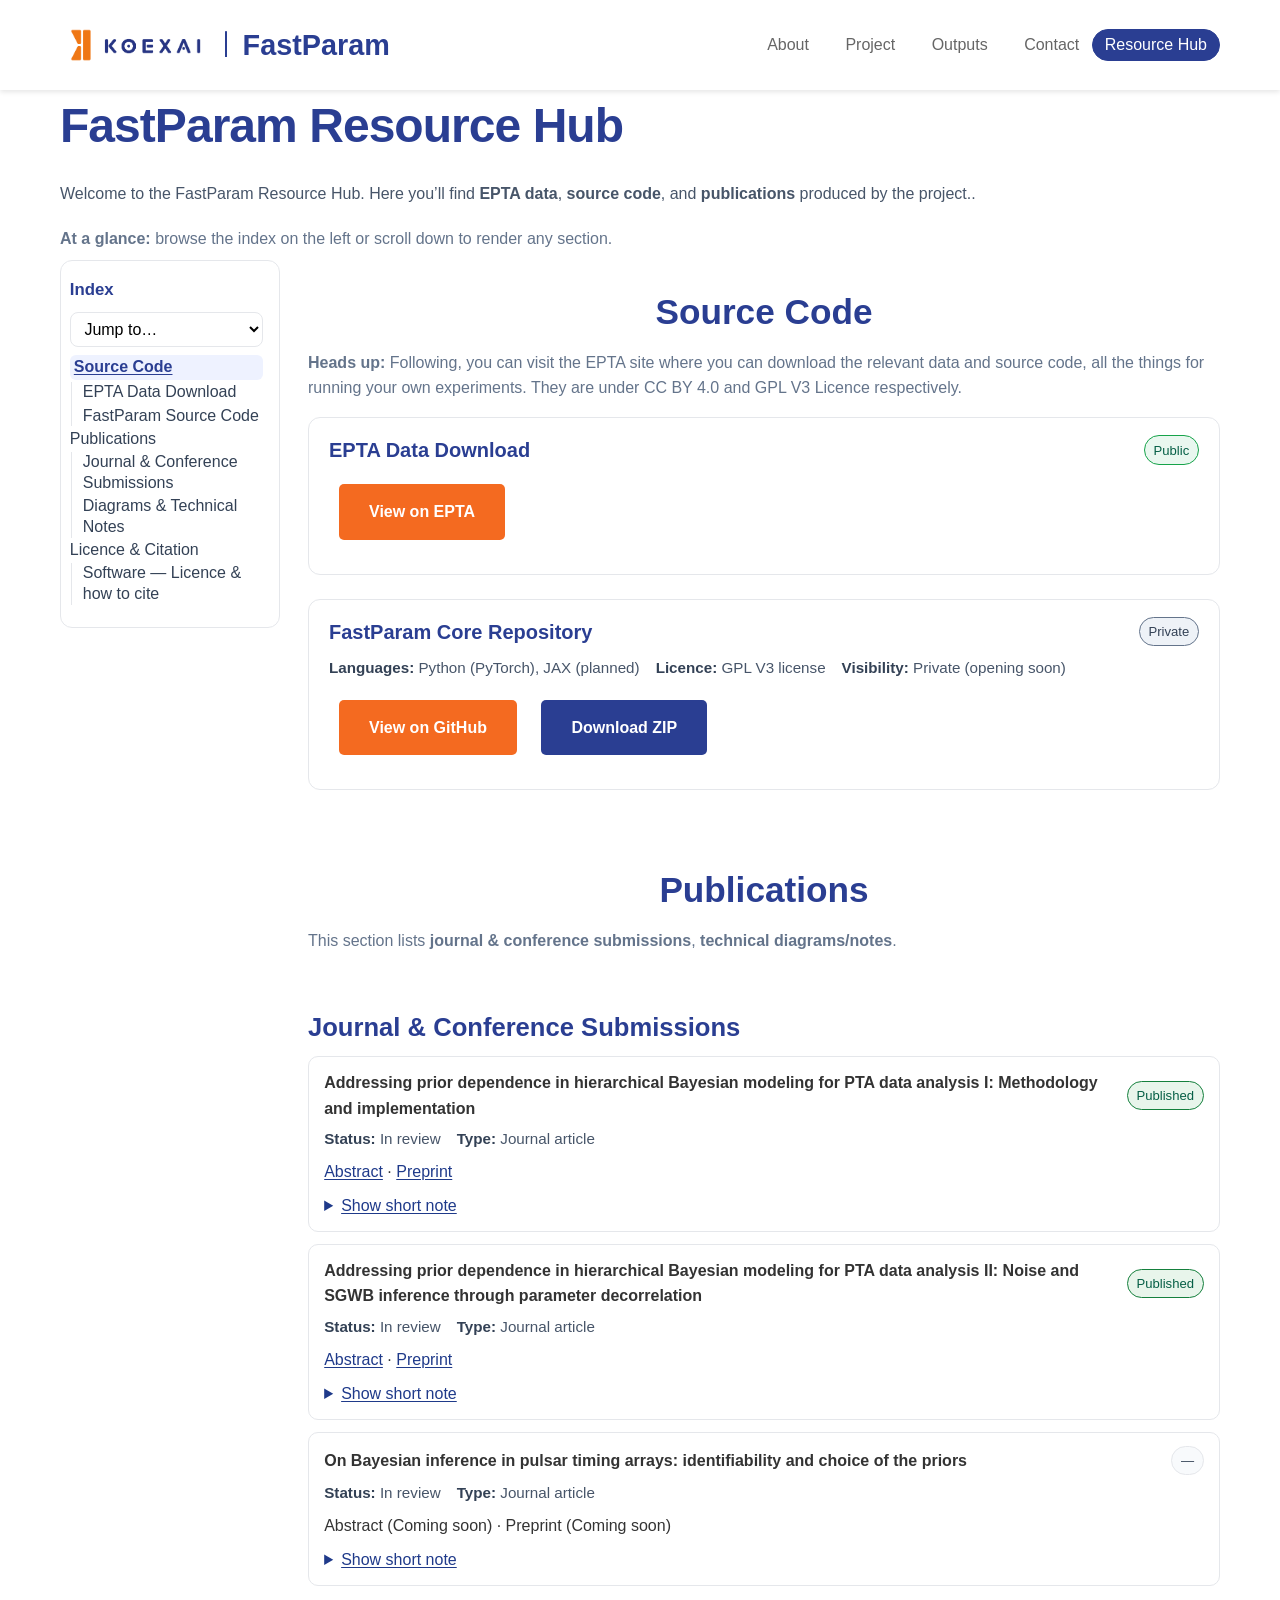
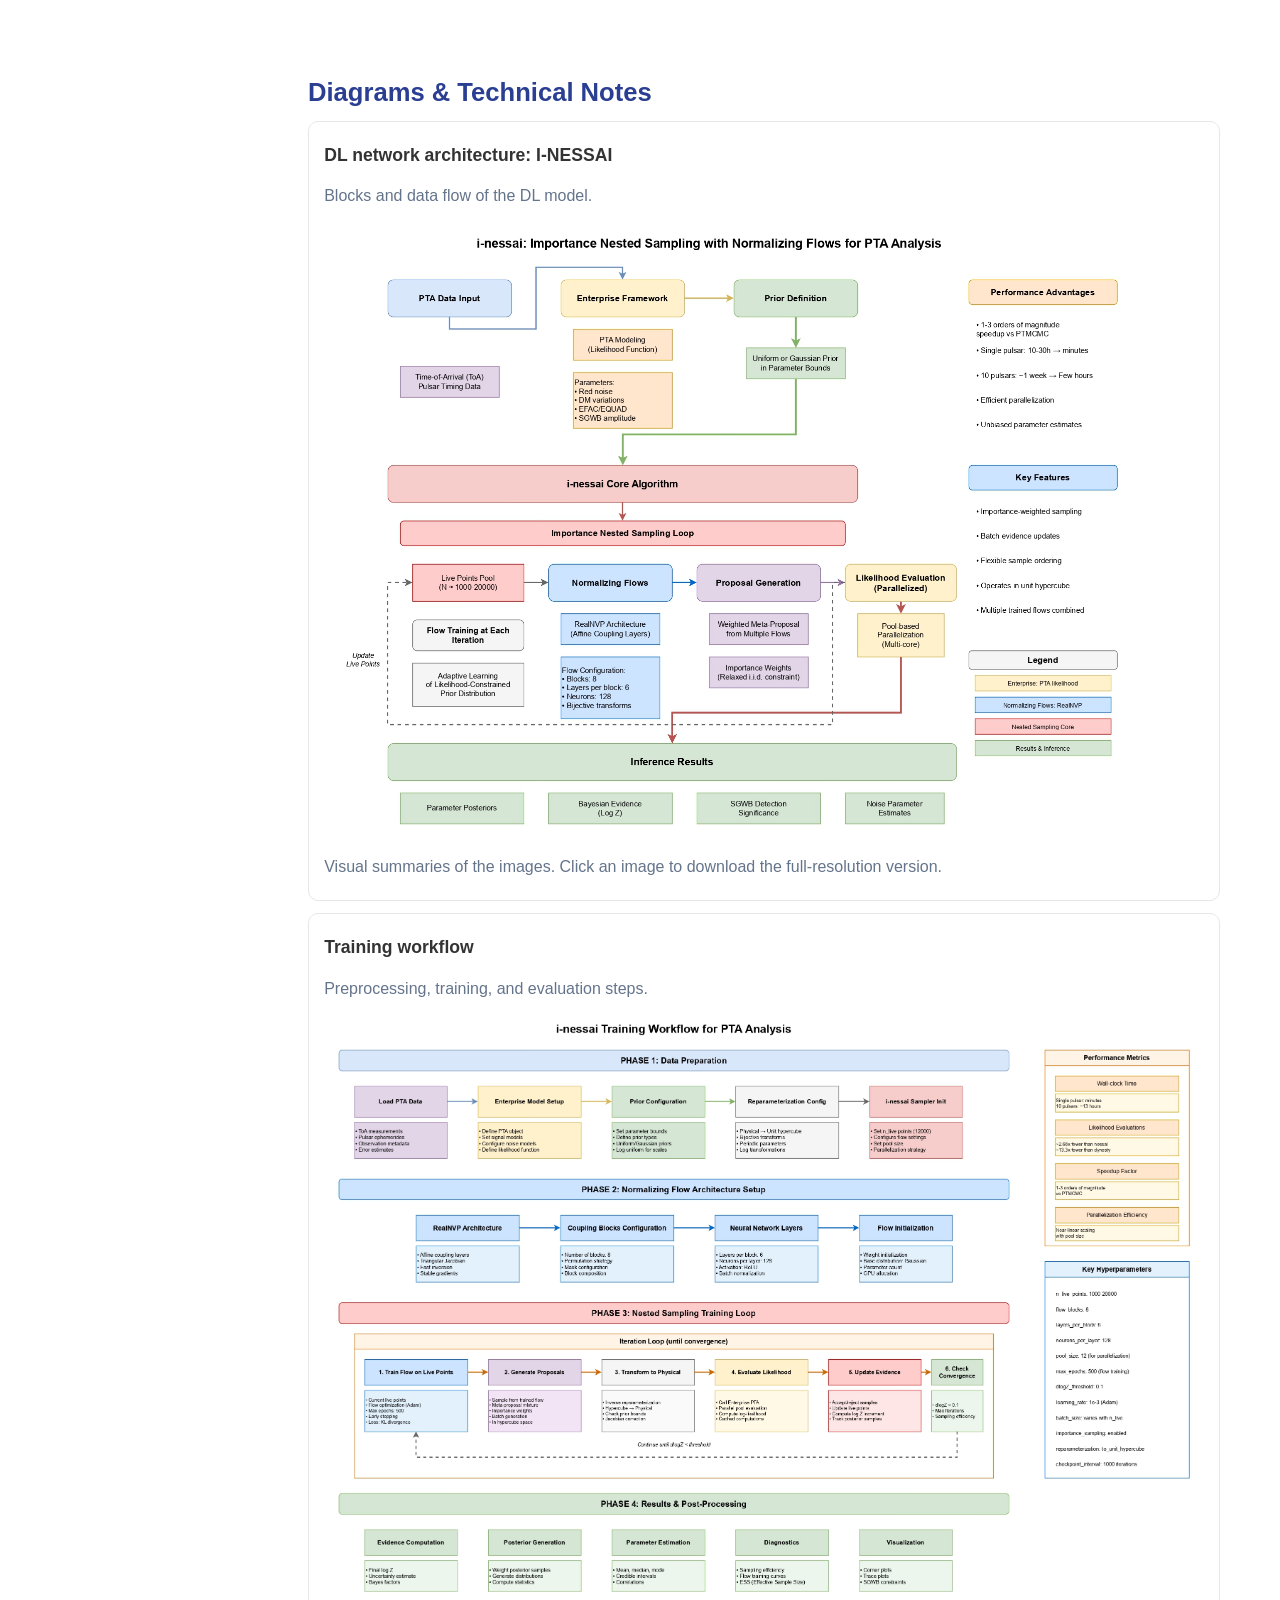
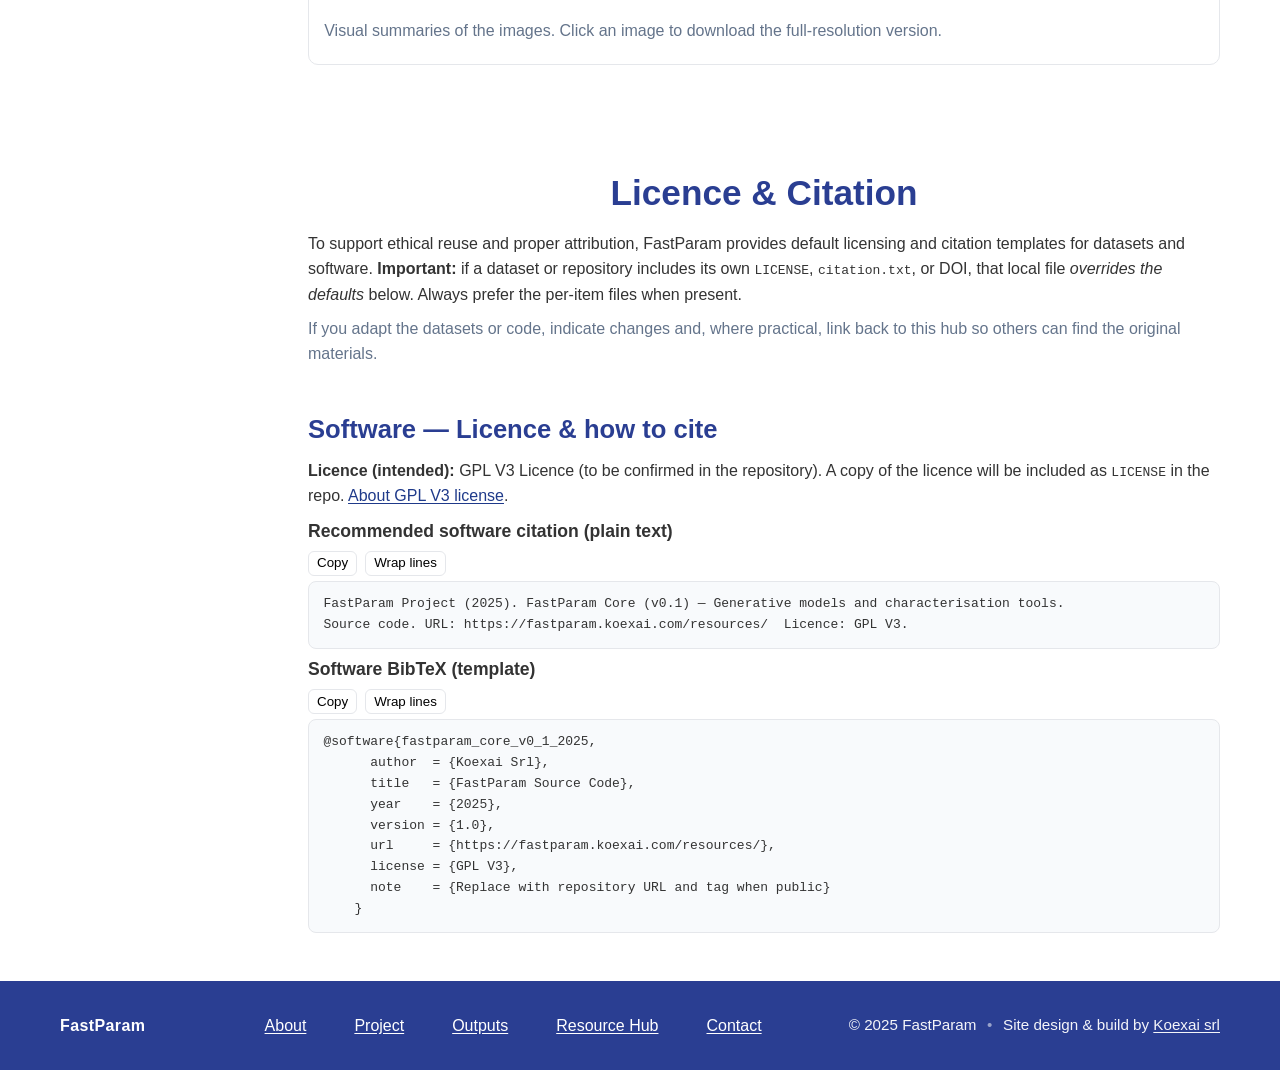
<file: resources/index.html>
<!DOCTYPE html>
<html lang="en">
<head>
  <meta charset="utf-8" />
  <meta name="viewport" content="width=device-width, initial-scale=1" />
  <title>FastParam Resource Hub</title>
  <meta name="description" content="FastParam Resource Hub: EPTA, source code, publications, and citation/licensing." />
  <link rel="stylesheet" href="../assets/css/main.css">
</head>
<body class="with-fixed-header resources-page">
    <a class="skip-link" href="#datasets">Skip to content</a>
    <header>
      <div class="container">
        <div class="header-content">
          <div class="logo" style="display: flex; align-items: center; gap: 0.5em;">
                  <img src="../assets/img/logos/koexai logo.png" alt="Koexai Logo" style="height: 2.0em;">
                  <img src="../assets/img/logos/verticle_line.png" alt="Verticle Line" style="height: 1.0em;">
                  FastParam
          </div>
          <nav aria-label="Primary">
            <a href="/#about">About</a>
            <a href="/#project">Project</a>
            <a href="/#outputs">Outputs</a>
            <a href="/#contact">Contact</a>
              <a href="/resources/" class="nav-cta" aria-current="page">Resource Hub</a>
          </nav>
        </div>
      </div>
    </header>


  <main class="container resources-page">
    <h1>FastParam Resource Hub</h1>
    <p class="lede">
      Welcome to the FastParam Resource Hub. Here you’ll find <strong>EPTA data</strong>,
      <strong>source code</strong>, and <strong>publications</strong> produced by the project..
    </p>
    <p class="muted">
      <strong>At a glance:</strong> browse the index on the left or scroll down to render any section.
    </p>


    <!-- Index / Table of Contents -->
   <!-- Index / Table of Contents -->
    <div class="page-grid">
    <nav id="toc" class="toc-panel" aria-labelledby="toc-heading" aria-label="On this page">
      <h2 id="toc-heading">Index</h2>
      <ul>
        <li><a href="#code">Source Code</a>
          <ul>
            <li><a href="#code-epta-heading">EPTA Data Download</a></li>
            <li><a href="#code-core-heading">FastParam Source Code</a></li>
          </ul>
        </li>
        <li><a href="#publications">Publications</a>
          <ul>
            <li><a href="#pub-articles">Journal &amp; Conference Submissions</a></li>
            <li><a href="#pub-diagrams">Diagrams &amp; Technical Notes</a></li>
          </ul>
        </li>
        <li><a href="#licence-citation">Licence &amp; Citation</a>
          <ul>
            <li><a href="#licence-software">Software — Licence &amp; how to cite</a></li>
          </ul>
        </li>
      </ul>
    </nav>
    <div class="page-content">

    <!-- Source Code -->
    <section id="code" aria-labelledby="code-heading">
      <h2 id="code-heading">Source Code</h2>
        <p class="fair-note">
          <strong>Heads up:</strong> Following, you can visit the EPTA site where you can download the relevant data and source code, all the things for running your own experiments. They are under CC BY 4.0 and GPL V3 Licence respectively.
        </p>
        
      <!-- EPTA Data Download Article -->
      <article class="repo" data-status="public" aria-labelledby="code-epta-heading">
        <div class="repo-head">
          <h3 id="code-epta-heading" class="repo-title">EPTA Data Download</h3>
          <span class="repo-state" aria-live="polite"></span>
        </div>
        <p class="repo-actions">
          <a class="btn" href="https://www.epta.eu.org/epta-dr2.html" target="_blank" rel="noopener">View on EPTA</a>
        </p>
      </article>
      
      <!-- FastParam Core Repository Article -->
      <article class="repo" data-status="private" aria-labelledby="code-core-heading">
      <!-- Allowed values for data-status: private, public, wip, frozen, archived -->
        <div class="repo-head">
          <h3 id="code-core-heading" class="repo-title">FastParam Core Repository</h3>
          <span class="repo-state" aria-live="polite"></span>
        </div>
        <ul class="repo-meta">
          <li><span class="label">Languages:</span> Python (PyTorch), JAX (planned)</li>
          <li><span class="label">Licence:</span> GPL V3 license</li>
          <li><span class="label">Visibility:</span> Private (opening soon)</li>
        </ul>
        
        <!-- Repository Actions -->
        <p class="repo-actions">
          <a class="btn" href="https://github.com/koexai/FastParam.git" target="_blank" rel="noopener">View on GitHub</a>
          <a class="btn btn-secondary" href="https://github.com/koexai/FastParam/archive/refs/heads/main.zip">Download ZIP</a>
        </p>
      </article>
    </section>

    <!-- Publications -->
    <section id="publications" aria-labelledby="publications-heading">
      <h2 id="publications-heading">Publications</h2>
      <p class="muted">
        This section lists
        <strong>journal &amp; conference submissions</strong>, <strong>technical diagrams/notes</strong>.
      </p>

      <!--
      <nav class="pub-filter" aria-label="Filter publications">
        <button type="button" data-filter="all" aria-pressed="true">All</button>
        <button type="button" data-filter="articles">Articles</button>
        <button type="button" data-filter="diagrams">Diagrams</button>
      </nav>
      -->

      <!-- Articles -->
     <section id="pub-articles" aria-labelledby="pub-articles-heading" class="pub-group" data-group="articles">
  <h3 id="pub-articles-heading">Journal &amp; Conference Submissions</h3>
  <ul class="pub-list">
    <li class="pub-item" data-kind="articles" data-status="published">
      <div class="pub-head">
        <span class="pub-title"><strong>Addressing prior dependence in hierarchical Bayesian modeling for PTA data analysis I: Methodology and implementation</strong></span>
        <span class="pub-state" aria-label="Status: in review"></span>
      </div>
      <ul class="pub-meta">
        <li><span class="label">Status:</span> In review</li>
        <li><span class="label">Type:</span> Journal article</li>
      </ul>
      <p class="pub-links">
        <a href="/resources/publications/articles/paper1_abstract.md" target="_blank" rel="noopener">Abstract</a>
        <span aria-hidden="true">·</span>
        <a href="https://doi.org/10.48550/arXiv.2511.03667" aria-disabled="true" target="_blank" rel="noopener">Preprint</a>
      </p>
      <details class="pub-more">
        <summary>Show short note</summary>
        <div class="pub-note">
          Scope: NF-based hierarchical Bayesian inference for PTA analysis; improved statistical robustness &amp; computational efficiency.
        </div>
      </details>
    </li>
    <li class="pub-item" data-kind="articles" data-status="published">
      <div class="pub-head">
        <span class="pub-title"><strong>Addressing prior dependence in hierarchical Bayesian modeling for PTA data analysis II: Noise and SGWB inference through parameter decorrelation</strong></span>
        <span class="pub-state" aria-label="Status: In review"></span>
      </div>
      <ul class="pub-meta">
        <li><span class="label">Status:</span> In review</li>
        <li><span class="label">Type:</span> Journal article</li>
      </ul>
      <p class="pub-links">
        <a href="/resources/publications/articles/paper2_abstract.md" target="_blank" rel="noopener">Abstract</a>
        <span aria-hidden="true">·</span>
        <a href="https://doi.org/10.48550/arXiv.2511.01959" aria-disabled="true" target="_blank" rel="noopener">Preprint</a>
      </p>
      <details class="pub-more">
        <summary>Show short note</summary>
        <div class="pub-note">
          Scope: Application to pulsar noise modeling and SGWB detection using decorrelated hierarchical parameters.
        </div>
      </details>
      <li class="pub-item" data-kind="articles" data-status="Under review">
      <div class="pub-head">
        <span class="pub-title"><strong>On Bayesian inference in pulsar timing arrays: identifiability and choice of the priors</strong></span>
        <span class="pub-state" aria-label="Status: In review"></span>
      </div>
      <ul class="pub-meta">
        <li><span class="label">Status:</span> In review</li>
        <li><span class="label">Type:</span> Journal article</li>
      </ul>
      <p class="pub-links">
        <p> Abstract (Coming soon) · Preprint (Coming soon)</p>
      </p>
      <details class="pub-more">
        <summary>Show short note</summary>
        <div class="pub-note">
          Bayesian inference in pulsar timing arrays - choice of the priors
        </div>
      </details>
    </li>
  </ul>
</section>

      <!-- Diagrams & Technical Notes -->
 
<section id="pub-diagrams" aria-labelledby="pub-diagrams-heading" class="pub-group" data-group="diagrams">
  <h3 id="pub-diagrams-heading">Diagrams &amp; Technical Notes</h3>
  <ul class="pub-list">
    
    <li class="pub-item" data-kind="diagrams" data-status="published">
      <div class="pub-head" style="margin-bottom: 10px;">
          <h4 id="A1-heading">DL network architecture: I-NESSAI</h4>
          
      </div>
      <p class="muted" style="margin-top: 5px;">Blocks and data flow of the DL model.</p>
    
      <figure class="image-item" style="margin: 0;">
        <a href="../resources/diagrams/i-nessai_v1.jpg" target="_blank" download title="Clicca per ingrandire e scaricare l'immagine">
          <img
            src="../resources/diagrams/i-nessai_v1.jpg"
            alt="DL network architecture: I-NESSAI"
            loading="lazy"
            style="max-width: 100%; height: auto; cursor: pointer;">
        </a>
        
        <figcaption>
            <p class="muted">
                Visual summaries of the images. Click an image to download the full-resolution version.
              </p>
        </figcaption>
      </figure>
    </li>

    <li class="pub-item" data-kind="diagrams" data-status="published">
      <div class="pub-head" style="margin-bottom: 10px;">
         <h4 id="A1-heading">Training workflow</h4>
      </div>
      <p class="muted" style="margin-top: 5px;">Preprocessing, training, and evaluation steps.</p>
     
      <figure class="image-item" style="margin: 0;">
        <a href="../resources/diagrams/training_workflow_v1.jpg" target="_blank" download title="Clicca per ingrandire e scaricare l'immagine">
          <img
            src="../resources/diagrams/training_workflow_v1.jpg"
            alt="Training workflow"
            loading="lazy"
            style="max-width: 100%; height: auto; cursor: pointer;">
        </a>
        
        <figcaption>
           <p class="muted">
                Visual summaries of the images. Click an image to download the full-resolution version.
      </p>
        </figcaption>
      </figure>
    </li>

  </ul>
</section>



          <!--
          <li class="pub-item" data-kind="diagrams" data-status="published">
            <div class="pub-head">
              <span class="pub-title"><a href="/resources/diagrams/generation_pipeline_note.md">Generative pipeline — short note</a></span>
              <span class="pub-state" aria-label="Status: work in progress"></span>
            </div>
            <ul class="pub-meta">
              <li><span class="label">Format:</span> Markdown note</li>
              <li><span class="label">Status:</span> Work in progress</li>
            </ul>
          </li>
        </ul>
          -->
      </section>

      <!--
      <section id="pub-findings" aria-labelledby="pub-findings-heading" class="pub-group" data-group="findings">
        <h3 id="pub-findings-heading">Findings</h3>
        <ul class="pub-list">
          <li class="pub-item" data-kind="findings" data-status="published">
            <div class="pub-head">
              <span class="pub-title"><a href="/resources/findings/orphan_afterglow_candidates_v1.md">Orphan afterglow candidates — note v1</a></span>
              <span class="pub-state" aria-label="Status: published"></span>
            </div>
            <ul class="pub-meta">
              <li><span class="label">Theme:</span> GRB afterglows</li>
              <li><span class="label">Version:</span> v1</li>
            </ul>
            <p class="muted">Brief description and selection criteria.</p>
          </li>

          <li class="pub-item" data-kind="findings" data-status="published">
            <div class="pub-head">
              <span class="pub-title"><a href="/resources/findings/benchmark_snapshot_v1.md">Benchmark snapshot — early metrics</a></span>
              <span class="pub-state" aria-label="Status: work in progress"></span>
            </div>
            <ul class="pub-meta">
              <li><span class="label">Theme:</span> Timing/quality</li>
              <li><span class="label">Status:</span> Public</li>
            </ul>
          </li>
        </ul>
      </section>
    </section>
      -->


    <!-- Licence & Citation -->
    <section id="licence-citation" aria-labelledby="licence-heading">
      <h2 id="licence-heading">Licence &amp; Citation</h2>
        <p>
          To support ethical reuse and proper attribution, FastParam provides default licensing and citation templates for datasets and software.
          <strong>Important:</strong> if a dataset or repository includes its own <code>LICENSE</code>, <code>citation.txt</code>, or DOI,
          that local file <em>overrides the defaults</em> below. Always prefer the per-item files when present.
        </p>
        <p class="muted">
          If you adapt the datasets or code, indicate changes and, where practical, link back to this hub so others can find the original materials.
        </p>



      <!-- Datasets -->
      <!--
      <section id="licence-datasets" aria-labelledby="licence-datasets-heading">
        <h3 id="licence-datasets-heading">Datasets — Licence &amp; how to cite</h3>
        <p><strong>Licence (default):</strong> Creative Commons Attribution 4.0 International (CC BY 4.0).
          You must provide appropriate credit and indicate if changes were made.
          <a href="https://creativecommons.org/licenses/by/4.0/" target="_blank" rel="noopener">Read the licence</a>.
        </p>

        <h4>Recommended dataset citation (plain text)</h4>
        <pre class="cite">ASTRAI Project (2025). ASTRAI Light Curves — Physical models (4-parameters), v0.1.
Koexai. URL: https://astrai.koexai.com/resources/  Licence: CC BY 4.0.</pre>

        <h4>Dataset BibTeX (template)</h4>
        <pre class="cite">@dataset{astrai_A1_v0_1_2025,
      author  = {ASTRAI Project},
      title   = {ASTRAI Light Curves — Physical models (4-parameters)},
      year    = {2025},
      version = {0.1},
      url     = {https://astrai.koexai.com/resources/},
      license = {CC BY 4.0},
      note    = {Replace with DOI when available}
    }</pre>
        <p class="muted">Tip: if a dataset provides its own <code>citation.txt</code> or DOI, please use that instead of the template above.</p>
      </section>
      https://www.epta.eu.org/epta-dr2.html
      -->
      <!-- Software -->
      <section id="licence-software" aria-labelledby="licence-software-heading">
        <h3 id="licence-software-heading">Software — Licence &amp; how to cite</h3>
        <p><strong>Licence (intended):</strong> GPL V3 Licence (to be confirmed in the repository).
          A copy of the licence will be included as <code>LICENSE</code> in the repo.
          <a href="https://www.gnu.org/licenses/gpl-3.0.html" target="_blank" rel="noopener">About GPL V3 license</a>.
        </p>

        <h4>Recommended software citation (plain text)</h4>
        <pre class="cite">FastParam Project (2025). FastParam Core (v0.1) — Generative models and characterisation tools.
Source code. URL: https://fastparam.koexai.com/resources/  Licence: GPL V3.</pre>

        <h4>Software BibTeX (template)</h4>
        <pre class="cite">@software{fastparam_core_v0_1_2025,
      author  = {Koexai Srl},
      title   = {FastParam Source Code},
      year    = {2025},
      version = {1.0},
      url     = {https://fastparam.koexai.com/resources/},
      license = {GPL V3},
      note    = {Replace with repository URL and tag when public}
    }</pre>
      </section>
    </section>


    </div> <!-- /.page-content -->
    </div> <!-- /.page-grid -->

  </main>

  <div data-include="/partials/footer.html"></div>

  <script src="/assets/js/main.js" defer></script>

  <noscript>Your browser does not support JavaScript or it is disabled. Some features may not work properly.</noscript>
</body>
</html>
</file>
<file: assets/css/main.css>
/* === Base reset & layout === */
* { margin: 0; padding: 0; box-sizing: border-box; }
body { font-family: 'Segoe UI', Tahoma, Geneva, Verdana, sans-serif; line-height: 1.6; color: #333; background: #fff; }
.container { max-width: 1200px; margin: 0 auto; padding: 0 20px; }

/* === Header === */
body > header {
  background: #fff;
  padding: 1rem 0;
  box-shadow: 0 2px 5px rgba(0,0,0,0.1);
  position: fixed;
  width: 100%;
  top: 0;
  z-index: 1000;
}
.header-content { display: flex; justify-content: space-between; align-items: center; }
.logo { font-size: 1.8rem; font-weight: bold; color: #2A3E92; }

/* Primary nav */
nav a { text-decoration: none; color: #666; margin-left: 2rem; font-weight: 500; transition: color 0.3s; }
nav a:hover { color: #F46A20; }

/* CTA pill for the Resource Hub link (global) */
header nav .nav-cta {
  display: inline-block;
  padding: .45rem .75rem;
  border: 1px solid #2A3E92;
  border-radius: 9999px;
  text-decoration: none;
  color: #2A3E92;
  line-height: 1;
  margin-left: .5rem;
}
header nav .nav-cta:hover { background: #2A3E92; color: #fff; }
@media (max-width: 768px) { header nav .nav-cta { padding: .4rem .65rem; } }

/* === Main layout === */
section { padding: 4rem 0; }  /* content spacing; anchor offset handled below */

/* === Hero === */
.hero { background: linear-gradient(135deg, #f8f9ff 0%, #fff 100%); text-align: center; padding: 6rem 0; }
.hero h1 { font-size: 3.5rem; color: #2A3E92; margin-bottom: 1rem; }
.hero .subtitle { font-size: 1.5rem; color: #666; margin-bottom: 1rem; }
.hero .tagline { font-size: 1.2rem; color: #777; margin-bottom: 3rem; max-width: 800px; margin-left: auto; margin-right: auto; }
.funding-notice { background: #f1f5f9; padding: 2rem; border-radius: 10px; margin: 2rem auto; max-width: 900px; font-style: italic; color: #64748b; border-left: 4px solid #F46A20; }

/* === Buttons === */
.btn { display: inline-block; background: #F46A20; color: #fff; padding: 15px 30px; text-decoration: none; border-radius: 5px; font-weight: bold; transition: background .3s; margin: 10px; }
.btn:hover { background: #e55a1a; }
.btn-secondary { background: #2A3E92; }
.btn-secondary:hover { background: #1e2d6f; }

/* === Headings (site-wide defaults) === */
h2 { font-size: 2.5rem; color: #2A3E92; text-align: center; margin-bottom: 2rem; }
h3 { font-size: 1.8rem; color: #2A3E92; margin-bottom: 1rem; }

/* === Grid & cards === */
.grid { display: grid; grid-template-columns: repeat(auto-fit, minmax(300px, 1fr)); gap: 2rem; margin: 2rem 0; align-items: stretch; }
.card { background: #fff; padding: 2rem; border-radius: 10px; box-shadow: 0 4px 15px rgba(0,0,0,0.1); transition: transform .3s, box-shadow .3s; display: flex; flex-direction: column; justify-content: flex-start; height: 100%; position: relative; }
.card:hover { transform: translateY(-5px); box-shadow: 0 8px 25px rgba(0,0,0,0.15); }
.card h3 { color: #2A3E92; border-left: 4px solid #F46A20; padding-left: 1rem; font-size: 1.6rem; line-height: 1.3; margin-bottom: .75rem; }
.card p { font-size: 1rem; line-height: 1.6; margin-bottom: 1rem; }
.card .btn { margin-top: auto; }

/* === Misc sections === */
.alternate-bg { background: #f8f9ff; }
.feature-list { list-style: none; padding: 0; }
.feature-list li { padding: 1rem 0; border-left: 4px solid #F46A20; padding-left: 2rem; margin: 1rem 0; background: #f9f9f9; border-radius: 0 5px 5px 0; }
.feature-list li strong { color: #2A3E92; }

/* === Site footer === */
.site-footer { background: #2A3E92; color: #fff; text-align: center; padding: 2rem 0; }
.contact-info { background: #f1f5f9; padding: 2rem; border-radius: 10px; text-align: center; }

/* === Funding logos === */
.logo-bar { display: flex; flex-wrap: wrap; justify-content: center; align-items: center; list-style: none; padding: 0; margin: 0; gap: 2rem; }
.logo-bar img { height: 88px; max-width: 100%; }
@media (max-width: 1024px) { .logo-bar img { height: 72px; } }
@media (max-width: 768px)  { .logo-bar img { height: 48px; } }

/* === Resources section (homepage cards) === */
.resource-grid { align-items: stretch; position: relative; }
.resource-card { display: flex; flex-direction: column; isolation: isolate; overflow: hidden; z-index: 0; }
/* Ensure card headers behave like normal content */
.resource-card .resource-head { position: static; width: auto; top: auto; box-shadow: none; background: transparent; }
.resource-card .resource-head p { margin: .35rem 0 .75rem; }

/* Metadata row */
.meta { display: flex; flex-wrap: wrap; gap: .5rem 1rem; margin: 0 0 .75rem; padding: 0; list-style: none; }
.meta li { font-size: .95rem; color: #334155; }

/* Details blocks — hidden when closed */
.resource-card details > summary { display: none; }
.block-sample:not([open]), .block-docs:not([open]) { display: none !important; }

.block-sample, .block-docs {
  margin-top: .75rem;
  border: 1px solid #e5e7eb;
  border-radius: 10px;
  padding: .75rem;
  background: #fafafa;
  position: relative;
  z-index: 1;
}
.block-sample[open], .block-docs[open] { background: #f8fafc; }

/* Sample table (homepage cards) */
.sample-note { font-size: .9rem; color: #475569; margin-bottom: .5rem; }
.sample-actions { display: flex; align-items: center; gap: 1rem; margin-top: .5rem; }
.sample-table { overflow: auto; max-height: 280px; border: 1px solid #e5e7eb; background: #fff; border-radius: 8px; }
.sample-table table { width: 100%; border-collapse: collapse; font-size: .92rem; }
.sample-table th, .sample-table td { padding: .4rem .5rem; border-bottom: 1px solid #f1f5f9; white-space: nowrap; }
.sample-table th { text-align: left; position: sticky; top: 0; background: #f8fafc; }

/* Bottom action bar (appears on hover/focus/tap) */
.hover-actions {
  position: absolute; left: 1rem; right: 1rem; bottom: 1rem;
  background: #fff; border: 1px solid #e5e7eb; border-radius: 10px;
  box-shadow: 0 6px 18px rgba(0,0,0,.08);
  padding: .75rem;
  display: flex; align-items: center; justify-content: center;
  opacity: 0; pointer-events: none; transform: translateY(8px);
  transition: opacity .18s ease, transform .18s ease;
  z-index: 2;
}
.resource-card:hover .hover-actions,
.resource-card:focus-within .hover-actions,
.resource-card.is-hovered .hover-actions { opacity: 1; pointer-events: auto; transform: translateY(0); }

.actions-inner { display: flex; gap: .5rem; flex-wrap: wrap; justify-content: center; }
.actions-inner .btn { margin: 0; } /* don't inherit .card .btn bottom push */

.show-options {
  position: absolute; right: .75rem; top: .75rem; z-index: 3;
  font-size: .85rem; text-decoration: underline; color: #1e3a8a;
}
@media (hover:hover) { .show-options { opacity: 0; pointer-events: none; } }

/* Card footer (small note, not site footer) */
.resource-foot { margin-top: .75rem; font-size: .85rem; color: #64748b; background: transparent; padding: 0; }

/* === Accessibility focus (unified) === */
a:focus-visible,
button:focus-visible,
[tabindex]:focus-visible {
  outline: 3px solid #2A3E92;
  outline-offset: 2px;
}

/* === Skip link === */
.skip-link {
  position: absolute;
  left: -9999px;
  top: auto;
  width: 1px;
  height: 1px;
  overflow: hidden;
}
.skip-link:focus {
  position: static;
  width: auto;
  height: auto;
  padding: .5rem .75rem;
  background: #F1F5FF;
  border-radius: .5rem;
  display: inline-block;
}

/* === Fixed header compensation + anchor offset === */
:root { --header-h: 88px; }              /* desktop header height (tweak if needed) */

.with-fixed-header main {                /* pushes page content below the bar */
  padding-top: var(--header-h);
}

/* When jumping to #anchors, keep the heading clear of the bar */
.with-fixed-header section[id],
.with-fixed-header article[id],
.with-fixed-header h1[id],
.with-fixed-header h2[id],
.with-fixed-header h3[id],
.with-fixed-header h4[id] {
  scroll-margin-top: calc(var(--header-h) + 8px);
}

/* Mobile: header is usually shorter */
@media (max-width: 768px) {
  :root { --header-h: 72px; }
}

/* === Resource Hub (scoped to body.resources-page) === */
body.resources-page .lede { max-width: 80ch; margin: .75rem auto 1.25rem; color: #475569; }

/* Type scale */
body.resources-page h1 { font-size: 3rem; color: #2A3E92; letter-spacing: -0.02em; margin: 0 0 1rem; }
body.resources-page h2 { font-size: 2.2rem; color: #2A3E92; text-align: center; margin: 2.2rem 0 .75rem; }
body.resources-page h3 { font-size: 1.6rem; color: #2A3E92; margin: 1.2rem 0 .5rem; }
body.resources-page h4 { font-size: 1.1rem; font-weight: 700; margin: .6rem 0 .35rem; }
body.resources-page h5 { font-size: 1rem; font-weight: 600; margin: .75rem 0 .45rem; }

body.resources-page p { margin: .5rem 0; }
body.resources-page ul { margin: .5rem 0 1rem 1.25rem; }

/* Content links (main + footer + TOC) — not header nav */
body.resources-page main a,
/* body.resources-page footer a, */
body.resources-page #toc a {
  color: #1f3a8a;
  text-decoration: underline;
  text-underline-offset: 2px;
}
body.resources-page main a:hover,
body.resources-page footer a:hover,
body.resources-page #toc a:hover {
  text-decoration-thickness: 2px;
}
/* Footer links on dark background */
.site-footer a,
.site-footer a:visited {
  color:#fff;
  text-decoration: underline;
  text-underline-offset: 2px;
}
.site-footer a:hover { text-decoration-thickness: 2px; }


/* ===== Resource Hub — TOC panel (professional/clean) ===== */
body.resources-page #toc { --toc-indent: .7rem; --toc-rail1:#e5e7eb; --toc-rail2:#eef2f7; }

/* No bullets anywhere */
body.resources-page #toc ul,
body.resources-page #toc li { list-style: none; margin: 0; padding: 0; }

/* Top level: flush with the panel (no rail) */
body.resources-page #toc > ul {
  padding-left: 0;
  margin-left: 0;
  border-left: 0;
  margin-top: .35rem;
}

/* Nested levels: small, consistent indent + subtle rail */
body.resources-page #toc li                 { margin: .18rem 0; }
body.resources-page #toc li > ul            { margin-left: var(--toc-indent); padding-left: var(--toc-indent); border-left: 2px solid var(--toc-rail1); }
body.resources-page #toc li > ul > li > ul  { border-left: 2px solid var(--toc-rail2); }

/* Links */
body.resources-page #toc a {
  display: block;
  color: #334155;
  text-decoration: none;
  line-height: 1.3;
  overflow-wrap: anywhere;   /* wrap long labels instead of pushing indent */
}
body.resources-page #toc a:hover { color: #1f3a8a; text-decoration: underline; }

/* Active */
body.resources-page #toc a[aria-current="true"] {
  color: #1f3a8a;
  font-weight: 700;
  background: #eef2ff;
  border-radius: 6px;
  padding: 2px 4px;
}

/* TOC panel shell */
body.resources-page .toc-panel { padding: .9rem .95rem 1.15rem .95rem; }
body.resources-page .toc-panel h2 {
  font-size: 1.05rem;
  text-align: left;
  margin: 0 0 .5rem;
  color: #2A3E92;
}
/* Avoid generic padding on lists; indenting is handled above */
body.resources-page .toc-panel ul { margin: .25rem 0; padding-left: 0; }
body.resources-page .toc-panel ul ul { margin-top: .25rem; }
body.resources-page .toc-panel li + li { margin-top: .25rem; }
body.resources-page .toc-panel a { text-decoration: none; }
body.resources-page .toc-panel a:hover { text-decoration: underline; }

/* Hard reset to guarantee flush top level (wins over any earlier rules) */
body.resources-page .toc-panel #toc > ul{
  padding-left: 0 !important;
  margin-left: 0 !important;
  border-left: 0 !important;
}
body.resources-page .toc-panel #toc > ul > li,
body.resources-page .toc-panel #toc > ul > li > a{
  padding-left: 0 !important;
  margin-left: 0 !important;
}
/* First nested level inside the panel */
body.resources-page .toc-panel #toc > ul > li > ul{
  margin-left: .45rem;
  padding-left: .6rem;
  border-left: 2px solid #e5e7eb;
}

/* Active link state (set via JS) */
body.resources-page .toc-panel a[aria-current="true"] {
  font-weight: 700;
  color: #2A3E92;
  text-decoration: underline;
  text-underline-offset: 2px;
}

/* Jump to… select — full-width and neat */
body.resources-page .toc-panel .toc-select{
  display:block; width:100%;
  margin:.5rem 0 .5rem;
  padding:.45rem .6rem;
  border:1px solid #e5e7eb; border-radius:8px; background:#fff;
  font: inherit;
}

/* Ensure long labels/URLs wrap inside the panel */
body.resources-page .toc-panel a{ overflow-wrap:anywhere; word-break:break-word; }

/* Dataset blocks spacing */
body.resources-page #datasets { margin-top: 1rem; }
body.resources-page #datasets > section { margin-top: 1.5rem; }          /* A / B / C categories */
body.resources-page #datasets article {
  margin: 1.25rem 0 2rem;                                                /* A1, A2, B1, C1 blocks */
  padding-bottom: 1rem;
  border-bottom: 1px solid #e5e7eb;
}
body.resources-page #datasets h3 { margin: 1rem 0 .25rem; }
body.resources-page #datasets h4 { margin: .6rem 0 .35rem; }
body.resources-page #datasets h5 { margin: .75rem 0 .45rem; font-weight: 600; }
body.resources-page #datasets p { margin: .45rem 0; }
body.resources-page #datasets ul { margin: .4rem 0 .9rem 1.25rem; }       /* indent lists within blocks */

/* Preview containers / tables */
body.resources-page .table-scroll {
  margin-top: .4rem;
  border: 1px solid #e5e7eb;
  border-radius: 8px;
  overflow: auto;
  max-height: 240px;
  background: #fff;
}
body.resources-page .table-scroll table { width: 100%; border-collapse: collapse; font-size: .95rem; }
body.resources-page .table-scroll thead th {
  position: sticky; top: 0;
  background: #f8fafc;
  text-align: left;
  border-bottom: 1px solid #e5e7eb;
  padding: .45rem .6rem;
  white-space: nowrap;
}
body.resources-page .table-scroll tbody td {
  border-bottom: 1px solid #f1f5f9;
  padding: .4rem .6rem;
  white-space: nowrap;
}
body.resources-page .table-scroll tbody tr:nth-child(odd) td { background: #fcfdff; }
body.resources-page .preview-actions { margin-top: .45rem; }

/* Muted text */
body.resources-page .muted { color: #64748b; }

/* Current page state (Hub CTA filled on the hub) */
body.resources-page header nav .nav-cta[aria-current="page"] { background: #2A3E92; color: #fff; }

/* === Responsive tweaks (site-wide, non-destructive) === */
@media (max-width: 768px) {
  .hero h1 { font-size: 2.7rem; }
  h2 { font-size: 2rem; }
  h3, .card h3 { font-size: 1.4rem; }

  /* Keep nav visible on small screens (no JS burger yet) */
  .header-content { justify-content: space-between; }
  header nav { display: flex; flex-wrap: wrap; gap: .75rem 1rem; }
  header nav a { margin-left: 0; }
}

/* ===== Resource Hub: two-column layout & TOC panel (scoped) ===== */
body.resources-page .page-grid {
  display: grid;
  grid-template-columns: 260px 1fr;
  gap: 2rem;
  align-items: start;
}

/* Sticky TOC panel (shell already above) */
body.resources-page .toc-panel {
  position: sticky;
  top: calc(var(--header-h) + 12px);
  align-self: start;
  border: 1px solid #e5e7eb;
  border-radius: 12px;
  background: #fff;
  padding: 1rem 1rem 1.25rem;
}

/* Mobile: collapse to single column and show a Jump control */
@media (max-width: 980px) {
  body.resources-page .page-grid { grid-template-columns: 1fr; }
  body.resources-page .toc-panel {
    position: static;
    padding: .75rem;
  }
  body.resources-page .toc-select {
    display: block;
    width: 100%;
    margin: .25rem 0 .5rem;
    padding: .5rem .6rem;
    border: 1px solid #e5e7eb;
    border-radius: 8px;
    background: #fff;
    font: inherit;
  }
  /* Hide the long list on small screens; keep the heading + select */
  body.resources-page .toc-panel ul { display: none; }
}

/* ===== Resource Hub — Category bands + dataset frames (scoped) ===== */
:root{
  /* faint tints for category backgrounds */
  --band-a: #F8FAFF;  /* cool blue */
  --band-b: #FAFFF8;  /* soft green */
  --band-c: #FFF9F8;  /* warm coral */
  --band-border: #eef2f7;
}

body.resources-page #datasets .category-band {
  background: #fff; /* default, overridden by per-band classes below */
  border: 1px solid var(--band-border);
  border-radius: 12px;
  padding: 1.25rem;
  margin: 1.5rem 0;
}

/* per-category tints */
body.resources-page #datasets .category-band.band-a { background: var(--band-a); }
body.resources-page #datasets .category-band.band-b { background: var(--band-b); }
body.resources-page #datasets .category-band.band-c { background: var(--band-c); }

/* space inside bands */
body.resources-page #datasets .category-band > * + * { margin-top: 1rem; }

/* dataset frames (NOT cards): subtle border, radius, white bg */
body.resources-page #datasets .dataset.frame {
  background: #fff;
  border: 1px solid #e5e7eb;
  border-radius: 10px;
  padding: 1rem 1.25rem;
  margin: .75rem 0 1rem;
}

/* remove the old bottom divider when framed */
body.resources-page #datasets article.frame {
  border-bottom: 0;
  padding-bottom: 0;
}

/* tidy spacing of headings within framed datasets */
body.resources-page #datasets .dataset.frame h4 { margin-top: .25rem; }
body.resources-page #datasets .dataset.frame h5 { margin-top: .75rem; }

/* responsive: soften padding on small screens */
@media (max-width: 768px){
  body.resources-page #datasets .category-band { padding: .9rem; }
  body.resources-page #datasets .dataset.frame { padding: .9rem; }
}

/* Primary files strip (scoped to the hub) */
body.resources-page .visually-hidden {
  position: absolute !important; width: 1px; height: 1px; padding: 0; margin: -1px;
  overflow: hidden; clip: rect(0,0,0,0); white-space: nowrap; border: 0;
}

body.resources-page .file-strip {
  display: flex; flex-wrap: wrap; gap: .5rem 1rem;
  margin: .35rem 0 .75rem;
}

body.resources-page .file-item {
  display: inline-flex; align-items: center; gap: .5rem;
  padding: .45rem .65rem;
  border: 1px solid #e5e7eb; border-radius: 9999px;
  background: #fff;
}

body.resources-page .file-item svg { width: 16px; height: 16px; fill: #2A3E92; flex: 0 0 auto; }
body.resources-page .file-item .name { font-weight: 600; }
body.resources-page .file-item .meta { color: #64748b; font-size: .9rem; }
body.resources-page .file-item .hash {
  font-family: ui-monospace, SFMono-Regular, Menlo, Consolas, monospace;
  font-size: .85rem; text-decoration: underline; text-underline-offset: 2px;
}

/* ===== Resource Hub — Preview toolbar (scoped) ===== */
body.resources-page .preview-toolbar {
  display: flex;
  align-items: center;
  justify-content: space-between;
  gap: .5rem;
  margin: .35rem 0 .25rem;
  font-size: .9rem;
}

body.resources-page .preview-toolbar .group {
  display: inline-flex;
  align-items: center;
  gap: .5rem;
}

/* Reuse the small, neutral button look */
body.resources-page .preview-toolbar button,
body.resources-page .preview-toolbar a.btn-ghost {
  border: 1px solid #e5e7eb;
  padding: .3rem .5rem;
  border-radius: 6px;
  background: #fff;
  cursor: pointer;
  text-decoration: none;
  line-height: 1;
}

body.resources-page .preview-toolbar button[disabled] { opacity: .5; cursor: default; }
body.resources-page .preview-toolbar .range { font-variant-numeric: tabular-nums; color: #64748b; }
body.resources-page .preview-toolbar .status { margin-left: .25rem; color: #64748b; font-size: .85rem; }

/* Small screens: stack neatly */
@media (max-width: 640px) {
  body.resources-page .preview-toolbar { flex-wrap: wrap; }
}

body.resources-page .preview-toolbar--bottom { margin-top: .25rem; }

/* ===== Resource Hub — FAIR checklist (scoped, consolidated) ===== */
body.resources-page{
  /* status colours */
  --fair-ok:       #16a34a;  /* green */
  --fair-soon:     #d97706;  /* amber */
  --fair-missing:  #64748b;  /* grey */
  --fair-external: #0e7490;  /* teal */
  --fair-border:   #e5e7eb;

  /* chip tints (bg + text) */
  --fair-ok-bg:       #e9f7ef;  --fair-ok-text:       #065f46;
  --fair-soon-bg:     #fff4e5;  --fair-soon-text:     #7c2d12;
  --fair-missing-bg:  #eef2f7;  --fair-missing-text:  #334155;
  --fair-external-bg: #e6f7fb;  --fair-external-text: #0c4a6e;
}

body.resources-page .fair-note { color:#64748b; margin:.35rem 0 .5rem; }

body.resources-page .fair-checklist {
  list-style:none; margin:.5rem 0 1rem; padding:0; display:grid; gap:.5rem;
}

body.resources-page .fair-item {
  display:flex; align-items:center; gap:.5rem;
  padding:.5rem .65rem; border:1px solid var(--fair-border);
  border-radius:8px; background:#fff;
}

/* left accent by status */
body.resources-page .fair-item[data-status="available"] { border-left:4px solid var(--fair-ok); }
body.resources-page .fair-item[data-status="soon"]      { border-left:4px solid var(--fair-soon); }
body.resources-page .fair-item[data-status="external"]  { border-left:4px solid var(--fair-external); }
body.resources-page .fair-item[data-status="missing"]   { border-left:4px solid var(--fair-missing); }

/* tiny icon colour by status */
body.resources-page .fair-item .icon svg { width:16px; height:16px; display:block; }
body.resources-page .fair-item[data-status="available"] .icon svg { fill: var(--fair-ok); }
body.resources-page .fair-item[data-status="soon"]      .icon svg { fill: var(--fair-soon); }
body.resources-page .fair-item[data-status="external"]  .icon svg { fill: var(--fair-external); }
body.resources-page .fair-item[data-status="missing"]   .icon svg { fill: var(--fair-missing); }

/* name + link */
body.resources-page .fair-item .name { font-weight:600; margin-right:.25rem; }
body.resources-page .fair-item .sep  { color:#94a3b8; }

/* coloured status chip (matches accent) */
body.resources-page .fair-item .state{
  margin-left:auto; font-size:.82rem; padding:.2rem .5rem; border-radius:9999px;
  border:1px solid var(--fair-border); background:#f8fafc; color:#334155;
}
body.resources-page .fair-item[data-status="available"] .state{
  background:var(--fair-ok-bg); border-color:var(--fair-ok); color:var(--fair-ok-text);
}
body.resources-page .fair-item[data-status="soon"] .state{
  background:var(--fair-soon-bg); border-color:var(--fair-soon); color:var(--fair-soon-text);
}
body.resources-page .fair-item[data-status="external"] .state{
  background:var(--fair-external-bg); border-color:var(--fair-external); color:var(--fair-external-text);
}
body.resources-page .fair-item[data-status="missing"] .state{
  background:var(--fair-missing-bg); border-color:var(--fair-missing); color:var(--fair-missing-text);
}

/* ===== Resource Hub — Licence & Citation tools (scoped) ===== */
body.resources-page .cite-toolbar{
  display:flex; align-items:center; justify-content:space-between;
  gap:.5rem; margin:.35rem 0 .35rem; font-size:.9rem;
}
body.resources-page .cite-toolbar .group{
  display:inline-flex; align-items:center; gap:.5rem;
}

/* Reuse neutral button look (same as preview toolbar) */
body.resources-page .cite-toolbar button{
  border:1px solid #e5e7eb; padding:.3rem .5rem; border-radius:6px;
  background:#fff; cursor:pointer; line-height:1;
}
body.resources-page .cite-toolbar button[aria-pressed="true"]{
  background:#f1f5f9;
}
body.resources-page .cite-toolbar .status{ margin-left:.25rem; color:#64748b; font-size:.85rem; }

/* Contain long BibTeX/URL lines inside the box (prevents page-wide overflow) */
body.resources-page pre.cite{
  display:block;
  max-width:100%;
  padding:.75rem .9rem;
  border:1px solid #e5e7eb;
  border-radius:8px;
  background:#f8fafc;
  white-space:pre;          /* keep formatting */
  overflow-x:auto;          /* scroll inside the box if needed */
  overflow-y:auto;
}

/* Wrapping toggle for long citations */
body.resources-page pre.cite.is-wrapped{
  white-space: pre-wrap;        /* wrap long lines */
  overflow-wrap: anywhere;      /* break very long tokens (URLs) */
  overflow-x: auto;             /* keep internal scroll if still needed */
}

body.resources-page pre.cite.is-copied { box-shadow: 0 0 0 2px #c7d2fe inset; }

/* Copy button success/fail flash */
body.resources-page .cite-toolbar button.ok {
  border-color: #2A3E92;
  box-shadow: 0 0 0 2px rgba(42, 62, 146, 0.12);
}

/* ===== Resource Hub — Publications (scoped) ===== */
body.resources-page .pub-filter{
  display:flex; gap:.5rem; flex-wrap:wrap;
  margin:.5rem 0 1rem;
}
body.resources-page .pub-filter button{
  border:1px solid #e5e7eb; background:#fff; border-radius:9999px;
  padding:.35rem .75rem; cursor:pointer; line-height:1; font:inherit;
}
body.resources-page .pub-filter button[aria-pressed="true"]{
  background:#2A3E92; color:#fff; border-color:#2A3E92;
}

body.resources-page .pub-group{ margin:1.25rem 0 1.75rem; }
body.resources-page .pub-list{ list-style:none; margin:.5rem 0 0; padding:0; display:grid; gap:.75rem; }

body.resources-page .pub-item{
  border:1px solid #e5e7eb; border-radius:10px; background:#fff;
  padding:.8rem .95rem;
}
body.resources-page .pub-head{
  display:flex; align-items:center; gap:.75rem;
}
body.resources-page .pub-title a{ text-decoration:none; }
body.resources-page .pub-title a:hover{ text-decoration:underline; }

body.resources-page .pub-meta{
  list-style:none; margin:.35rem 0 .25rem; padding:0;
  display:flex; flex-wrap:wrap; gap:.35rem 1rem; color:#475569; font-size:.95rem;
}
body.resources-page .pub-meta .label{ color:#334155; font-weight:600; }

/* Status chip (publication) */
body.resources-page{
  --pub-prep:     #d97706; /* amber */
  --pub-submit:   #0ea5e9; /* sky */
  --pub-review:   #7c3aed; /* violet */
  --pub-accept:   #16a34a; /* green */
  --pub-publish:  #15803d; /* deep green */
  --pub-preprint: #0369a1; /* deep sky */
  --pub-wip:      #64748b; /* slate */
}
body.resources-page .pub-state{
  margin-left:auto; font-size:.82rem; padding:.2rem .55rem; border-radius:9999px;
  border:1px solid #e5e7eb; background:#f8fafc; color:#334155;
}

/* colour the chip by data-status */
body.resources-page .pub-item[data-status="in-prep"]      .pub-state{ background:#fff4e5; border-color:var(--pub-prep);     color:#7c2d12; }
body.resources-page .pub-item[data-status="submitted"]    .pub-state{ background:#e6f6fe; border-color:var(--pub-submit);   color:#075985; }
body.resources-page .pub-item[data-status="under-review"] .pub-state{ background:#f3e8ff; border-color:var(--pub-review);   color:#5b21b6; }
body.resources-page .pub-item[data-status="accepted"]     .pub-state{ background:#e9f7ef; border-color:var(--pub-accept);   color:#065f46; }
body.resources-page .pub-item[data-status="published"]    .pub-state{ background:#e8f5eb; border-color:var(--pub-publish);  color:#065f46; }
body.resources-page .pub-item[data-status="preprint"]     .pub-state{ background:#e6f7fb; border-color:var(--pub-preprint); color:#0c4a6e; }
body.resources-page .pub-item[data-status="wip"]          .pub-state{ background:#eef2f7; border-color:var(--pub-wip);      color:#334155; }
body.resources-page .pub-item[data-status="planned"]      .pub-state{ background:#eef2f7; border-color:#cbd5e1;             color:#334155; }

/* details/summary tidy */
body.resources-page details.pub-more summary{
  cursor: pointer; color:#1f3a8a; text-decoration: underline; text-underline-offset:2px;
}
body.resources-page details.pub-more[open]{ background:#f8fafc; border-radius:8px; padding:.4rem .5rem; margin-top:.25rem; }
body.resources-page details.pub-more[open] .pub-note{ color:#475569; }

/* ===== Resource Hub — Source Code (scoped) ===== */
body.resources-page .repo{
  border:1px solid #e5e7eb; border-radius:12px; background:#fff;
  padding:1rem 1.25rem; margin:1rem 0 1.5rem;
}
body.resources-page .repo-head{
  display:flex; align-items:center; gap:.75rem;
}
body.resources-page .repo-title{ margin:0; font-size:1.25rem; color:#2A3E92; }

/* status chip */
body.resources-page .repo-state{
  margin-left:auto; font-size:.82rem; padding:.2rem .55rem; border-radius:9999px;
  border:1px solid #e5e7eb; background:#f8fafc; color:#334155;
}

/* tint by status */
body.resources-page{
  --repo-public:   #16a34a;
  --repo-private:  #64748b;
  --repo-wip:      #d97706;
  --repo-frozen:   #7c3aed;
  --repo-arch:     #0e7490;

  --repo-public-bg:  #e9f7ef; --repo-public-text:#065f46;
  --repo-private-bg: #eef2f7; --repo-private-text:#334155;
  --repo-wip-bg:     #fff4e5; --repo-wip-text:#7c2d12;
  --repo-frozen-bg:  #f3e8ff; --repo-frozen-text:#5b21b6;
  --repo-arch-bg:    #e6f7fb; --repo-arch-text:#0c4a6e;
}
body.resources-page .repo[data-status="public"]  .repo-state{ background:var(--repo-public-bg);  border-color:var(--repo-public);  color:var(--repo-public-text); }
body.resources-page .repo[data-status="private"] .repo-state{ background:var(--repo-private-bg); border-color:var(--repo-private); color:var(--repo-private-text); }
body.resources-page .repo[data-status="wip"]     .repo-state{ background:var(--repo-wip-bg);     border-color:var(--repo-wip);     color:var(--repo-wip-text); }
body.resources-page .repo[data-status="frozen"]  .repo-state{ background:var(--repo-frozen-bg);  border-color:var(--repo-frozen);  color:var(--repo-frozen-text); }
body.resources-page .repo[data-status="archived"].repo-state,
body.resources-page .repo[data-status="archived"] .repo-state{ background:var(--repo-arch-bg);   border-color:var(--repo-arch);    color:var(--repo-arch-text); }

body.resources-page .repo-meta{
  list-style:none; margin:.5rem 0 .6rem; padding:0;
  display:flex; flex-wrap:wrap; gap:.35rem 1rem; color:#475569; font-size:.95rem;
}
body.resources-page .repo-meta .label{ color:#334155; font-weight:600; }

body.resources-page .repo-actions .btn[aria-disabled="true"]{
  opacity:.6; pointer-events:none;
}

body.resources-page details.repo-more summary{
  cursor:pointer; color:#1f3a8a; text-decoration:underline; text-underline-offset:2px;
}
body.resources-page details.repo-more[open]{ background:#f8fafc; border-radius:8px; padding:.4rem .5rem; margin-top:.35rem; }

/* Resource Hub: ensure anchor-buttons keep white text */
body.resources-page a.btn,
body.resources-page a.btn:visited,
body.resources-page a.btn.btn-secondary,
body.resources-page a.btn.btn-secondary:visited {
  color: #fff;
  text-decoration: none;
}
body.resources-page a.btn:hover,
body.resources-page a.btn:focus {
  color: #fff;
  text-decoration: none;
}

/* CSV Copy button success/fail flash (same as citation toolbar) */
body.resources-page .preview-toolbar button.ok {
  border-color: #2A3E92;
  box-shadow: 0 0 0 2px rgba(42, 62, 146, 0.12);
}

/* === Resource Hub: narrower page + robust grid === */

/* 1) Narrow ONLY the Resource Hub page */
/* Comment this line to inherit the base .container with page width matches the main site (1200px) */
/* body.resources-page .container { max-width: 1000px; } /* try 960–1040 to taste */



/* 2) Grid must not expand: let the content column shrink if needed */
@media (min-width: 981px) {
  body.resources-page .page-grid {
    grid-template-columns: 220px minmax(0, 1fr);  /* <-- minmax(0,1fr) prevents overflow */
    gap: 1.75rem;
  }
  body.resources-page .toc-panel { width: 220px; } /* keep sidebar steady */
}

/* 3) Long strings must wrap inside the sidebar/content */
body.resources-page .toc-panel a,
body.resources-page code,
body.resources-page .file-item .hash {
  overflow-wrap: anywhere;
  word-break: break-word;
}

/* 4) Defensive: wide blocks must respect the container */
body.resources-page .table-scroll,
body.resources-page pre.cite,
body.resources-page .repo,
body.resources-page #datasets .category-band,
body.resources-page #datasets .dataset.frame {
  max-width: 100%;
}

/* === Resource Hub — TOC (consolidated) === */
body.resources-page .toc-panel { padding-left: .55rem; } /* tidy left gutter */

/* Reset list styles & logical indents */
body.resources-page #toc ul,
body.resources-page #toc li {
  list-style: none;
  margin: 0;
  padding: 0;
  margin-inline-start: 0;
  padding-inline-start: 0;
}

/* Links baseline + active */
body.resources-page #toc a {
  display: block;
  text-decoration: none;
  color: #334155;
  line-height: 1.3;
}
body.resources-page #toc a[aria-current="true"] {
  font-weight: 700;
  color: #2A3E92;
  text-decoration: underline;
  text-underline-offset: 2px;
  padding: 2px 4px; /* no left indent */
}

/* Top level flush */
body.resources-page #toc > ul,
body.resources-page #toc > ul > li,
body.resources-page #toc > ul > li > a {
  margin-left: 0;
  padding-left: 0;
  border-left: 0;
}

/* Level 2: minimal indent + light rail */
body.resources-page #toc > ul > li > ul {
  margin-left: .10rem;
  padding-left: .35rem;
  padding-inline-start: .35rem;
  border-left: 1px solid #e5e7eb;
}
body.resources-page #toc > ul > li > ul > li,
body.resources-page #toc > ul > li > ul > li > a {
  margin-left: 0;
  padding-left: .15rem; /* tiny cushion from the rail */
}

/* Level 3: even tighter + lighter rail */
body.resources-page #toc ul ul ul {
  margin-left: .10rem;
  padding-left: .30rem;
  padding-inline-start: .30rem;
  border-left: 1px solid #eef2f7;
}
body.resources-page #toc ul ul ul > li,
body.resources-page #toc ul ul ul > li > a {
  margin-left: 0;
  padding-left: .15rem;
}

/* Spacing between items */
body.resources-page #toc li { margin: .15rem 0; }

/* Full-width variant */
body.resources-page .lede{ max-width: none; margin: .75rem 0 1.25rem; }

/* ==== Resource Hub: compact heading rhythm + tighter sections ==== */
body.resources-page {
  --rhythm-xxs: .25rem;
  --rhythm-xs:  .4rem;
  --rhythm-sm:  .6rem;
  --rhythm-md:  .9rem;
}

/* Less space ABOVE titles, modest space below */
body.resources-page h2 { margin: var(--rhythm-md) 0 var(--rhythm-sm); }   /* was ~2.2rem top */
body.resources-page h3 { margin: var(--rhythm-sm) 0 var(--rhythm-xs); }
body.resources-page h4 { margin: var(--rhythm-xs) 0 var(--rhythm-xxs); }
body.resources-page h5 { margin: var(--rhythm-xs) 0 var(--rhythm-xxs); }

/* Keep the very first content h2 aligned with the TOC title */
body.resources-page .page-grid > :not(.toc-panel) h2:first-of-type { margin-top: 0; }

/* Tighten vertical padding of sections on the hub only */
body.resources-page section { padding: 1.5rem 0; }  /* (global is 4rem) */

/* Optional: slightly denser dataset bands/frames to match the new rhythm */
body.resources-page #datasets .category-band { margin: 1rem 0; padding: 1rem; }
body.resources-page #datasets .dataset.frame { margin: .5rem 0 .9rem; padding: .8rem 1rem; }

/* default: no extra offset; JS will adjust on desktop */
body.resources-page .toc-panel { margin-top: 0; }

/* single-column/mobile layout already stacks correctly */
@media (max-width: 980px) {
  body.resources-page .toc-panel { margin-top: 0 !important; }
}

/* Footer shared tweaks */
.site-footer a { color:#fff; text-decoration: underline; text-underline-offset:2px; }
.site-footer a:hover { text-decoration-thickness:2px; }
.site-footer .sep { opacity:.55; margin:0 .4rem; }
.footer-row { display:flex; flex-direction:column; gap:.6rem; align-items:center; }
.footer-row .brand { font-weight:700; letter-spacing:.4px; }
.footer-nav { display:flex; gap:1rem; flex-wrap:wrap; justify-content:center; }
.legal { font-size:.95rem; opacity:.95; text-align:center; }
@media (min-width: 768px){
  .footer-row { flex-direction:row; justify-content:space-between; }
  .legal { text-align:right; }
}
</file>
